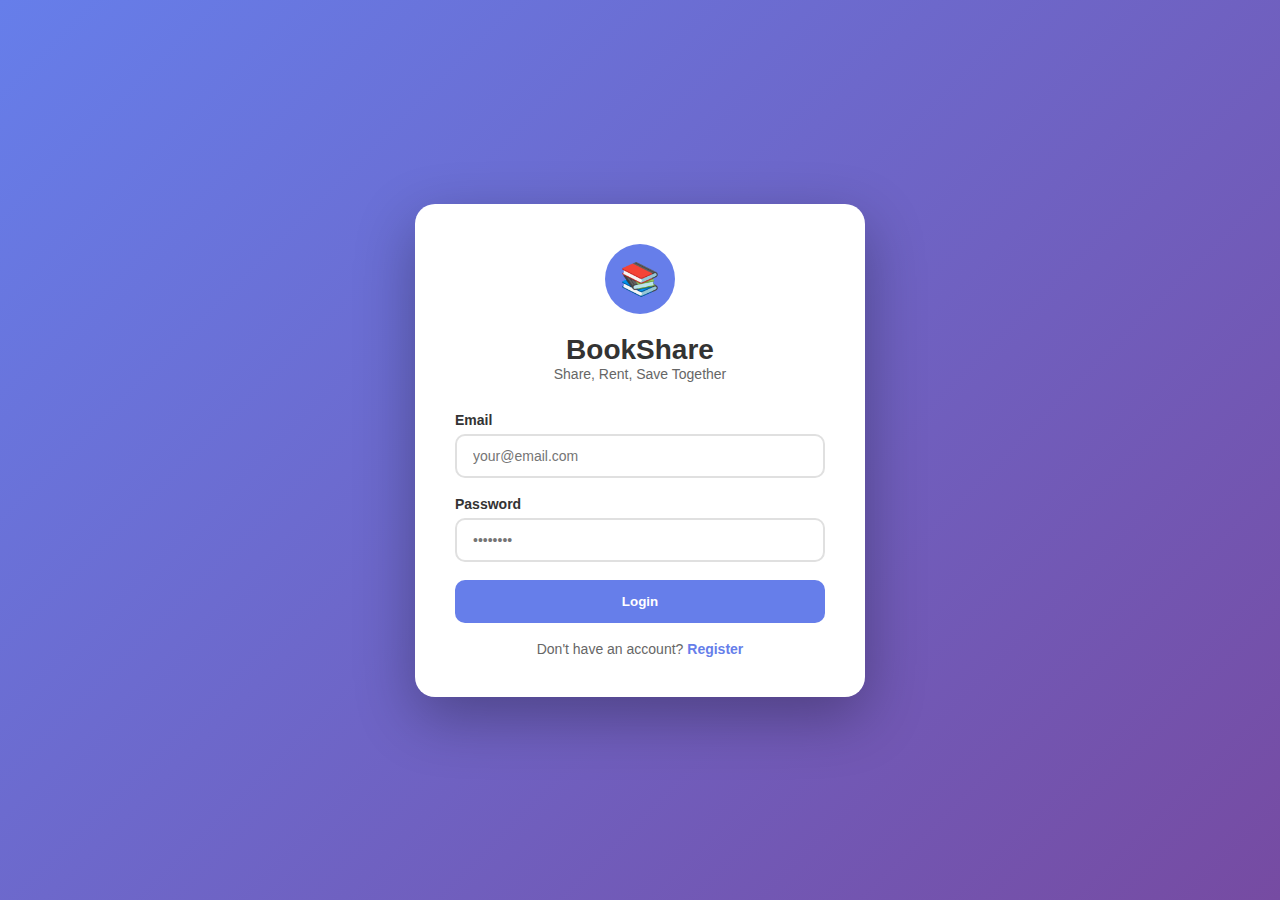
<file: frontend/index.html>
<!DOCTYPE html>
<html lang="en">
<head>
    <meta charset="UTF-8" />
    <meta name="viewport" content="width=device-width, initial-scale=1.0" />
    <title>Login - BookShare</title>
    <link rel="stylesheet" href="css/style.css" />
</head>
<body>

<!-- LOGIN -->
<div class="auth-wrapper">
    <div class="auth-card">
        <div class="auth-header">
            <div class="logo">📚</div>
            <h1>BookShare</h1>
            <p>Share, Rent, Save Together</p>
        </div>

        <div class="form-group">
            <label>Email</label>
            <input type="email" id="loginEmail" placeholder="your@email.com">
        </div>

        <div class="form-group">
            <label>Password</label>
            <input type="password" id="loginPassword" placeholder="••••••••">
        </div>

        <button class="btn" onclick="handleLogin()">Login</button>

        <p class="link-text">
            Don't have an account?
            <a href="register.html">Register</a>
        </p>
    </div>
</div>

<!-- SCRIPTS -->
<script>
const API_BASE = 'http://localhost:5000/api';

// Check if already logged in
window.onload = function() {
    const token = localStorage.getItem('authToken');
    if (token) {
        window.location.href = 'dashboard.html';
    }
};

async function handleLogin() {
    const email = document.getElementById('loginEmail').value.trim();
    const password = document.getElementById('loginPassword').value;

    if (!email || !password) {
        alert("Please fill in all fields");
        return;
    }

    try {
        const response = await fetch(`${API_BASE}/login`, {
            method: 'POST',
            headers: {
                'Content-Type': 'application/json'
            },
            body: JSON.stringify({ email, password })
        });

        const data = await response.json();

        if (data.success) {
            // Save token and user data
            localStorage.setItem('authToken', data.token);
            localStorage.setItem('currentUser', JSON.stringify(data.user));
            
            // Redirect to dashboard
            window.location.href = 'dashboard.html';
        } else {
            alert(data.message || 'Login failed');
        }
    } catch (error) {
        console.error('Login error:', error);
        alert('Login failed. Make sure the backend is running on http://localhost:5000');
    }
}
</script>

</body>
</html>
</file>
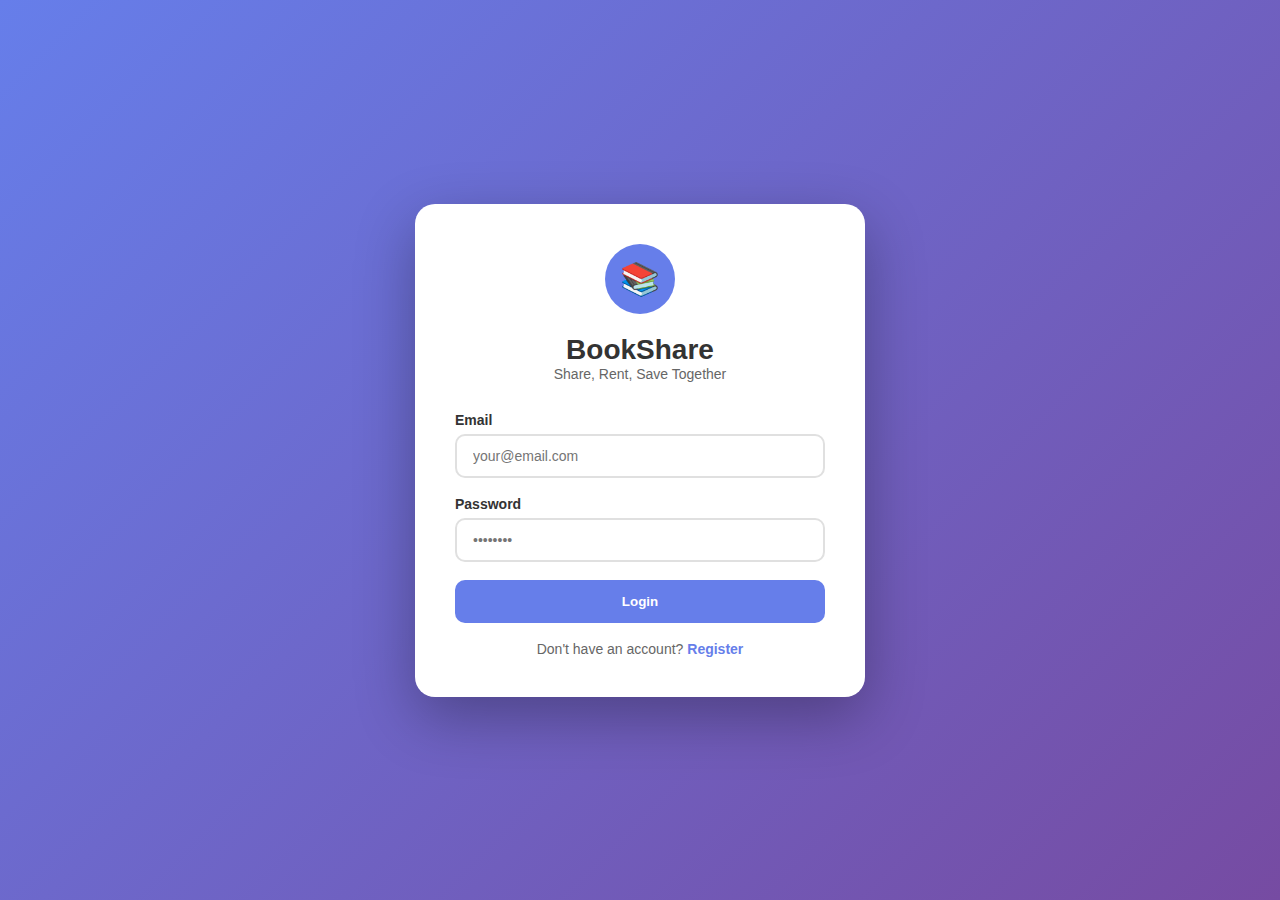
<file: frontend/dashboard.html>
<!DOCTYPE html>
<html lang="en">
<head>
    <meta charset="UTF-8" />
    <meta name="viewport" content="width=device-width, initial-scale=1.0" />
    <title>Dashboard - BookShare</title>
    <link rel="stylesheet" href="css/style.css" />
</head>
<body>

<div class="dashboard">
    <header class="header">
        <h2>📚 BookShare</h2>
        <div>
            <span id="userNameDisplay" style="margin-right: 15px; color: #666; font-weight: 600;">User</span>
            <button class="logout-btn" onclick="handleLogout()">Logout</button>
        </div>
    </header>

    <div class="container">
        <div class="tabs">
            <button class="tab-btn active" onclick="showTab('browse')">Browse Books</button>
            <button class="tab-btn" onclick="showTab('mybooks')">My Books</button>
        </div>

        <div id="browseTab">
            <input type="text" id="searchInput" placeholder="Search by title or author..." oninput="filterBooks()">
            <div id="booksGrid" class="books-grid"></div>
        </div>

        <div id="mybooksTab" class="hidden">
            <button onclick="showAddBookModal()" style="padding: 14px 26px; background: #667eea; border: none; border-radius: 10px; color: #fff; font-weight: 600; cursor: pointer; margin-bottom: 20px;">
                + Add Book
            </button>
            <div id="myBooksGrid" class="books-grid"></div>
        </div>
    </div>
</div>

<script src="js/dashboard.js"></script>

</body>
</html>
</file>
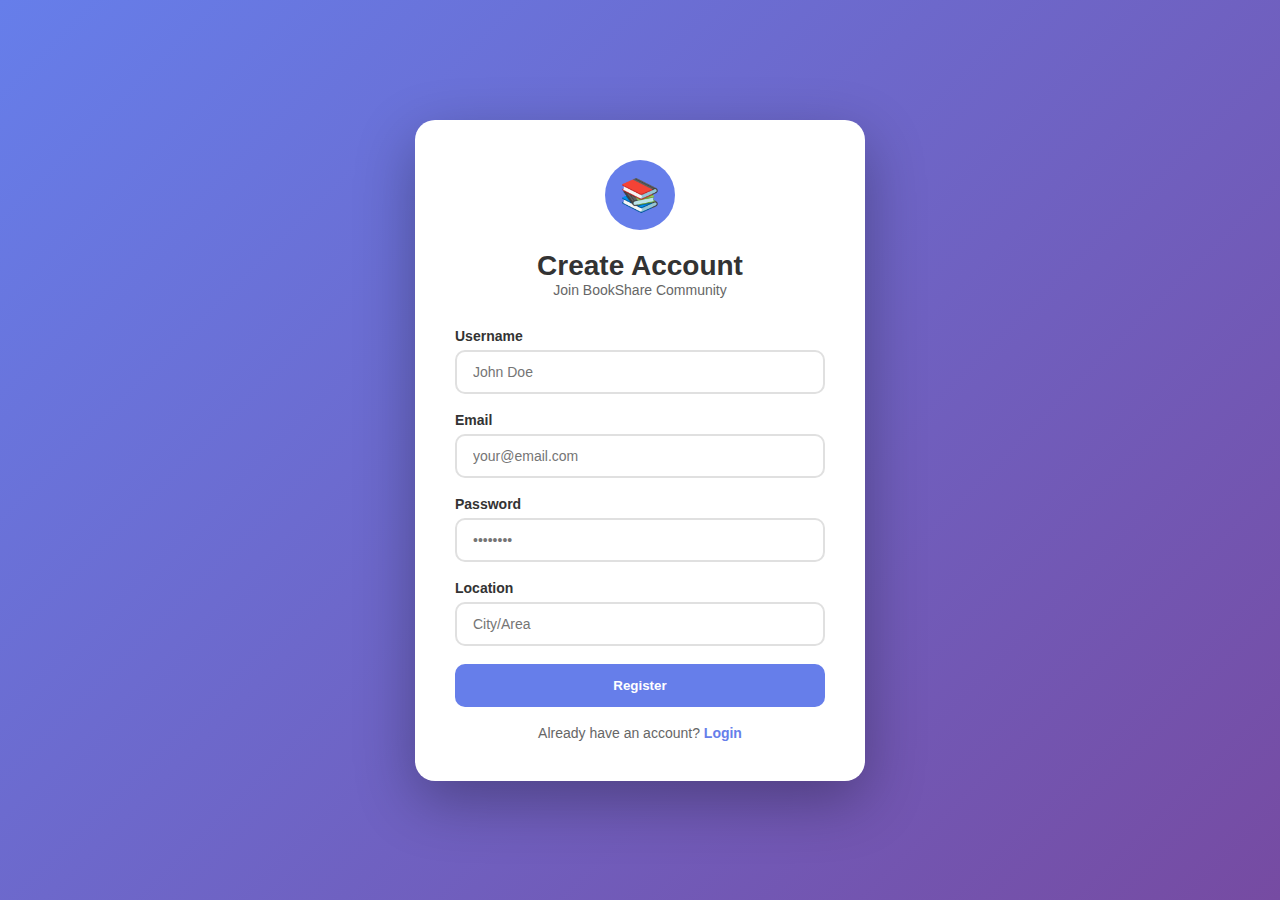
<file: frontend/register.html>
<!DOCTYPE html>
<html lang="en">
<head>
    <meta charset="UTF-8" />
    <meta name="viewport" content="width=device-width, initial-scale=1.0" />
    <title>Register - BookShare</title>
    <link rel="stylesheet" href="css/style.css" />
</head>
<body>

<!-- REGISTER -->
<div class="auth-wrapper">
    <div class="auth-card">
        <div class="auth-header">
            <div class="logo">📚</div>
            <h1>Create Account</h1>
            <p>Join BookShare Community</p>
        </div>

        <div class="form-group">
            <label>Username</label>
            <input type="text" id="regUsername" placeholder="John Doe">
        </div>

        <div class="form-group">
            <label>Email</label>
            <input type="email" id="regEmail" placeholder="your@email.com">
        </div>

        <div class="form-group">
            <label>Password</label>
            <input type="password" id="regPassword" placeholder="••••••••">
        </div>

        <div class="form-group">
            <label>Location</label>
            <input type="text" id="regLocation" placeholder="City/Area">
        </div>

        <button class="btn" onclick="handleRegister()">Register</button>

        <p class="link-text">
            Already have an account?
            <a href="index.html">Login</a>
        </p>
    </div>
</div>

<!-- SCRIPTS -->
<script>
const API_BASE = 'http://localhost:5000/api';

async function handleRegister() {
    const username = document.getElementById('regUsername').value.trim();
    const email = document.getElementById('regEmail').value.trim();
    const password = document.getElementById('regPassword').value;
    const location = document.getElementById('regLocation').value.trim();

    if (!username || !email || !password || !location) {
        alert("Please fill in all fields");
        return;
    }

    // Basic email validation
    const emailRegex = /^[^\s@]+@[^\s@]+\.[^\s@]+$/;
    if (!emailRegex.test(email)) {
        alert("Please enter a valid email address");
        return;
    }

    try {
        const response = await fetch(`${API_BASE}/register`, {
            method: 'POST',
            headers: {
                'Content-Type': 'application/json'
            },
            body: JSON.stringify({ username, email, password, location })
        });

        const data = await response.json();

        if (data.success) {
            // Save token and user data
            localStorage.setItem('authToken', data.token);
            localStorage.setItem('currentUser', JSON.stringify(data.user));
            
            alert('Registration successful! Redirecting to dashboard...');
            
            // Redirect to dashboard
            window.location.href = 'dashboard.html';
        } else {
            alert(data.message || 'Registration failed');
        }
    } catch (error) {
        console.error('Registration error:', error);
        alert('Registration failed. Make sure the backend is running on http://localhost:5000');
    }
}
</script>

</body>
</html>
</file>
<file: frontend/css/style.css>
/* Reset */
* {
    margin: 0;
    padding: 0;
    box-sizing: border-box;
}

/* Base */
body {
    font-family: 'Segoe UI', Tahoma, Geneva, Verdana, sans-serif;
    background: linear-gradient(135deg, #667eea 0%, #764ba2 100%);
    min-height: 100vh;
}

/* Utility */
.hidden {
    display: none;
}

.container {
    max-width: 1200px;
    margin: auto;
    padding: 20px;
}

/* ---------------- AUTH ---------------- */

.auth-wrapper {
    display: flex;
    justify-content: center;
    align-items: center;
    min-height: 100vh;
    padding: 20px;
}

.auth-card {
    background: #fff;
    border-radius: 20px;
    padding: 40px;
    width: 100%;
    max-width: 450px;
    box-shadow: 0 20px 60px rgba(0,0,0,0.3);
}

.auth-header {
    text-align: center;
    margin-bottom: 30px;
}

.logo {
    width: 70px;
    height: 70px;
    background: #667eea;
    border-radius: 50%;
    display: flex;
    align-items: center;
    justify-content: center;
    margin: 0 auto 20px;
    font-size: 32px;
}

.auth-header h1 {
    color: #333;
    font-size: 28px;
}

.auth-header p {
    color: #666;
    font-size: 14px;
}

/* Forms */
.form-group {
    margin-bottom: 18px;
}

.form-group label {
    display: block;
    font-weight: 600;
    margin-bottom: 6px;
    font-size: 14px;
    color: #333;
}

.form-group input,
.form-group textarea,
.form-group select {
    width: 100%;
    padding: 12px 16px;
    border-radius: 10px;
    border: 2px solid #e0e0e0;
    font-size: 14px;
}

.form-group input:focus,
.form-group textarea:focus,
.form-group select:focus {
    outline: none;
    border-color: #667eea;
}

/* Buttons */
.btn {
    width: 100%;
    padding: 14px;
    background: #667eea;
    color: #fff;
    border: none;
    border-radius: 10px;
    font-weight: 600;
    cursor: pointer;
}

.btn:hover {
    background: #5568d3;
}

.link-text {
    text-align: center;
    margin-top: 18px;
    font-size: 14px;
    color: #666;
}

.link-text a {
    color: #667eea;
    text-decoration: none;
    font-weight: 600;
}

/* ---------------- DASHBOARD ---------------- */

.dashboard {
    background: #f5f7fa;
    min-height: 100vh;
}

/* Header */
.header {
    background: #fff;
    padding: 20px;
    box-shadow: 0 2px 10px rgba(0,0,0,0.1);
}

.header h2 {
    display: inline-block;
    font-size: 24px;
    color: #333;
}

.logout-btn {
    float: right;
    background: #f44336;
    color: white;
    border: none;
    padding: 10px 20px;
    border-radius: 8px;
    cursor: pointer;
}

/* Tabs */
.tabs {
    display: flex;
    gap: 15px;
    margin: 25px 0;
}

.tab-btn {
    padding: 12px 30px;
    border-radius: 10px;
    border: none;
    cursor: pointer;
    font-weight: 600;
    background: #fff;
    color: #666;
}

.tab-btn.active {
    background: #667eea;
    color: #fff;
}

/* Search */
#searchInput {
    width: 100%;
    padding: 12px 16px;
    border-radius: 10px;
    border: 2px solid #e0e0e0;
    margin-bottom: 20px;
}

/* Books Grid */
.books-grid {
    display: grid;
    grid-template-columns: repeat(auto-fill, minmax(280px, 1fr));
    gap: 25px;
}

.book-card {
    background: #fff;
    padding: 22px;
    border-radius: 15px;
    box-shadow: 0 2px 10px rgba(0,0,0,0.05);
    transition: 0.3s;
}

.book-card:hover {
    transform: translateY(-5px);
}

.book-card h3 {
    font-size: 18px;
    margin-bottom: 6px;
    color: #333;
}

.book-card p {
    font-size: 14px;
    color: #666;
}

/* Add Book Button */
#mybooksTab button {
    padding: 14px 26px;
    background: #667eea;
    border: none;
    border-radius: 10px;
    color: #fff;
    font-weight: 600;
    cursor: pointer;
    margin-bottom: 20px;
}
</file>
